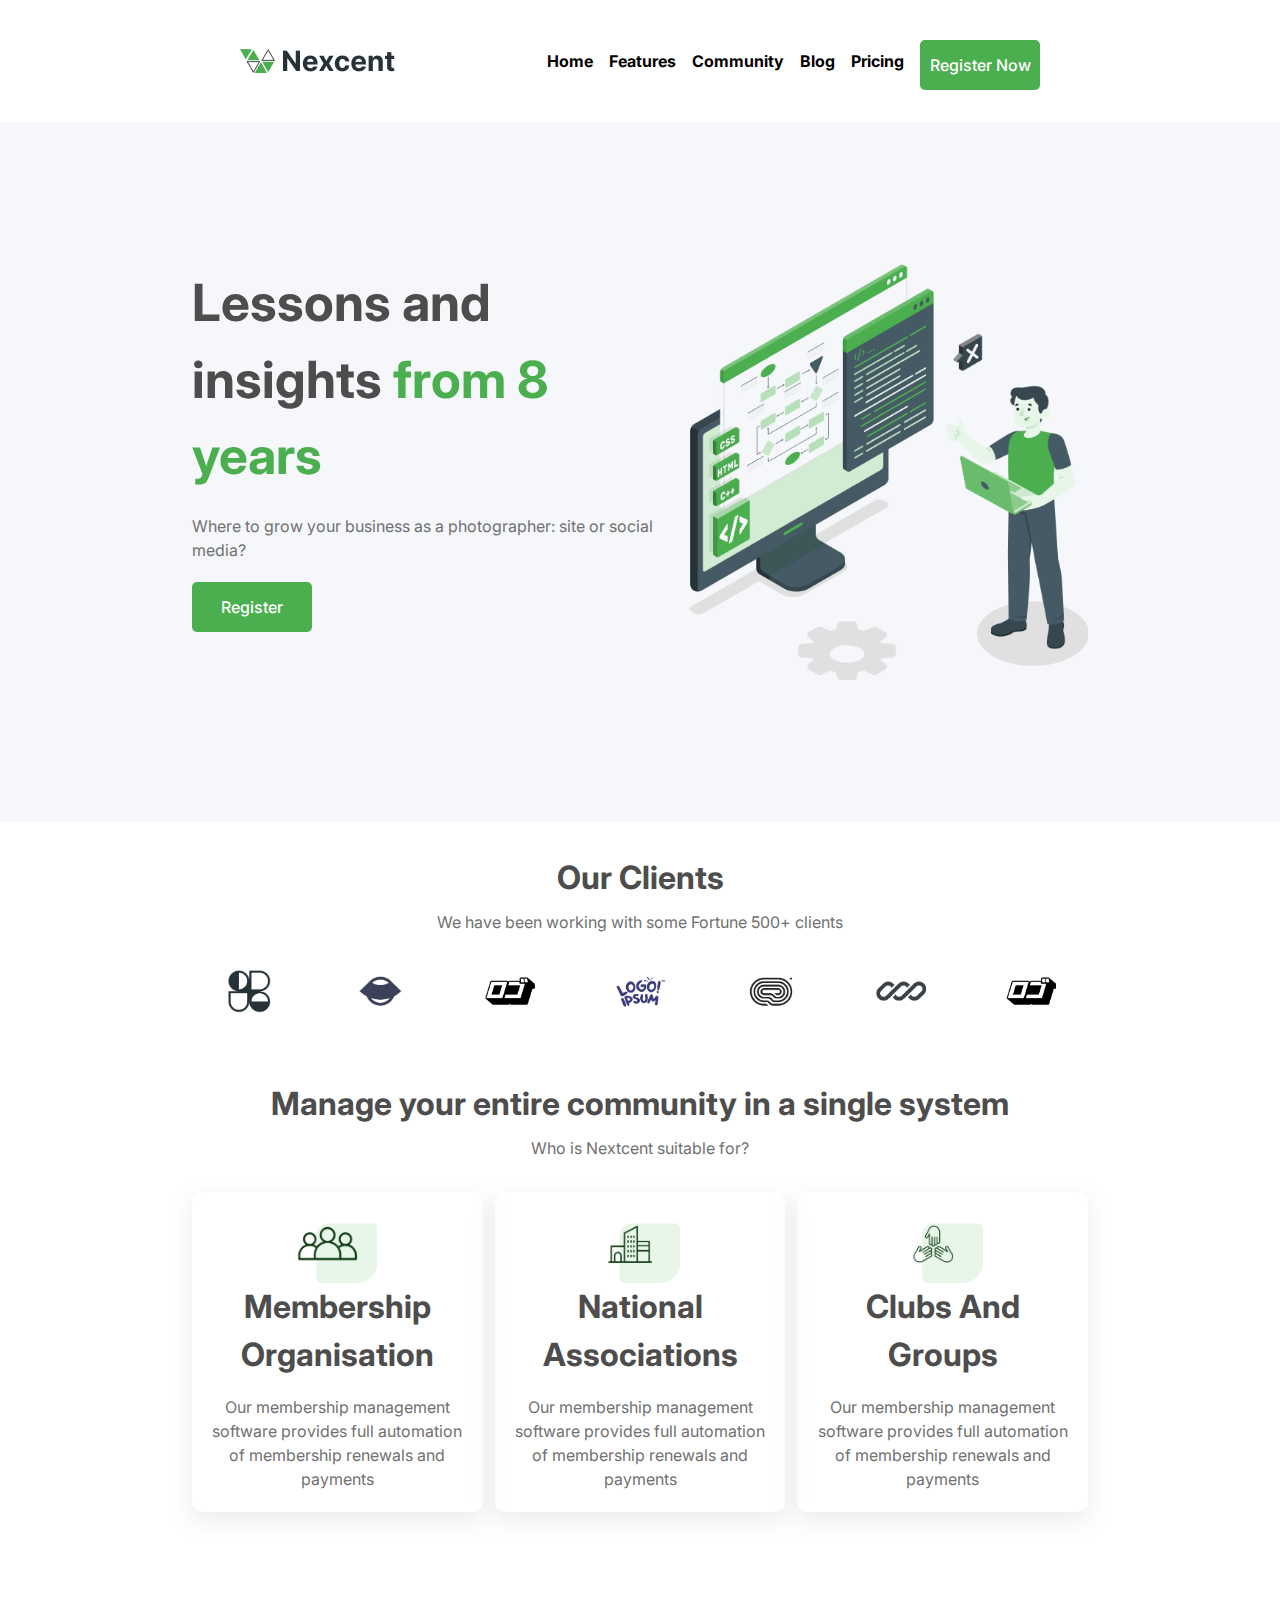
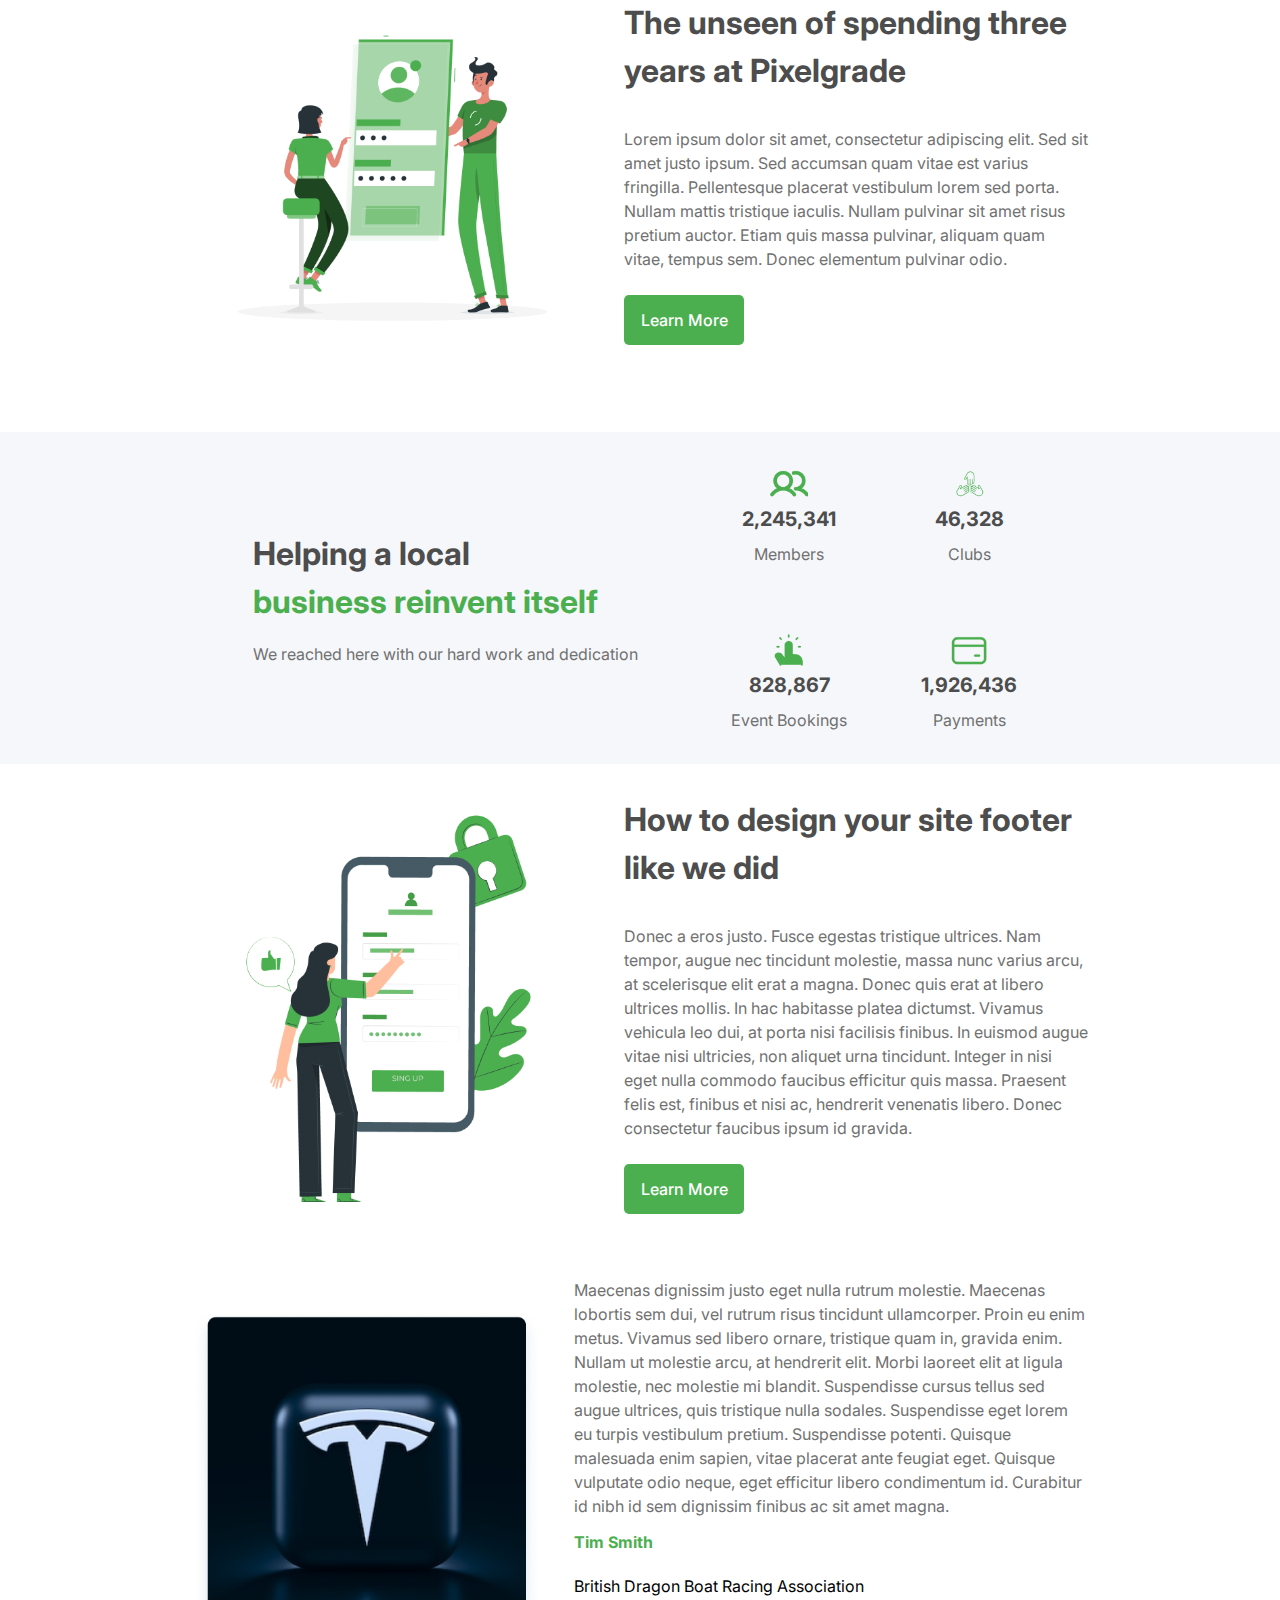
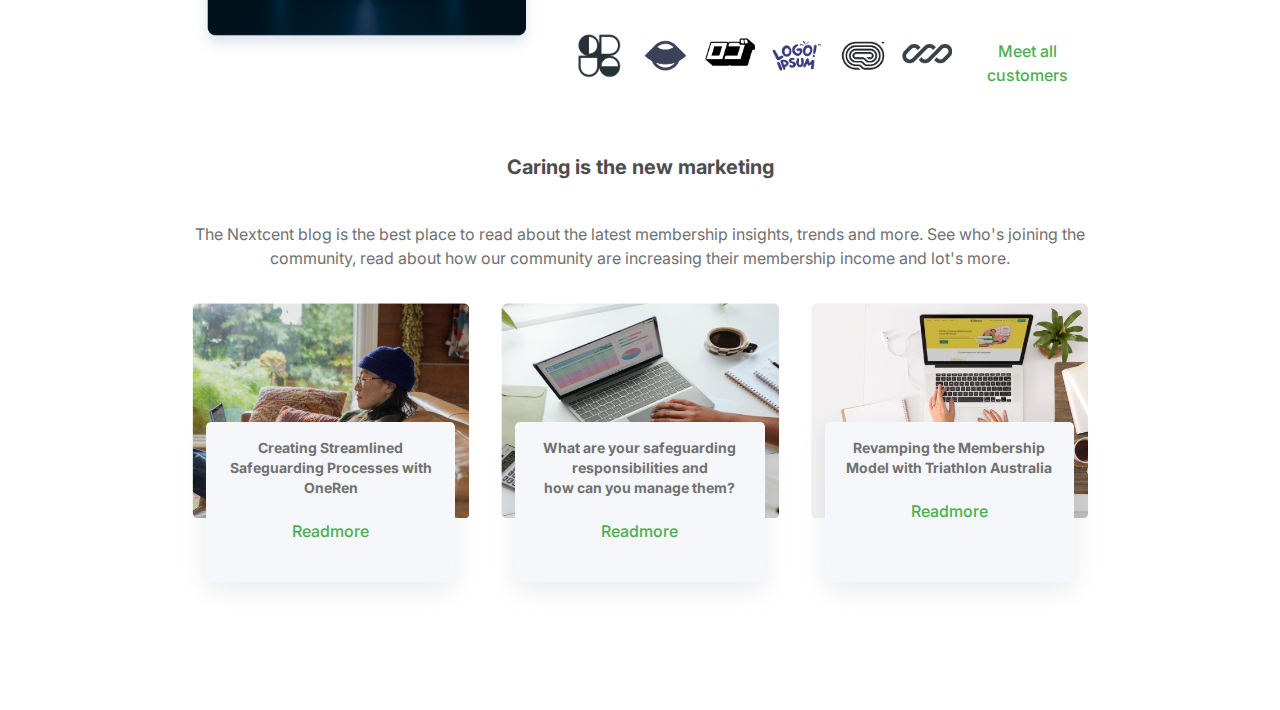
<file: index.html>
<!DOCTYPE html>
<html lang="en">
<head>
    <meta charset="UTF-8">
    <meta name="viewport" content="width=device-width, initial-scale=1.0">
    <link rel="stylesheet" href="output.css">
    <link rel="stylesheet" href="styles.css">
    <title>Tailwind Test</title>
</head>
<body>
    <header class="flex flex-col lg:flex-row lg:justify-between lg:items-center xl:pl-[15rem] xl:pr-[15rem]">
        <div class="flex flex-row justify-between items-center">
        <div><img src="images/Logo.png"></div>
        <div class="lg:invisible"><img class="nav-bar w-[30px]" onclick="showNav()" src="images/icons/nav-icon.png"></div>
    </div>
        <div id="nav-page" class="nav-page hidden flex flex-col items-center justify-center mt-12 lg:mt-0 lg:block">
            <ul class="text-center flex flex-col gap-4 font-bold lg:flex-row lg:items-center lg:justify-center">
                <li>Home</li>
                <li>Features</li>
                <li>Community</li>
                <li>Blog</li>
                <li>Pricing</li>
                <button>Register Now</button>
            </ul>
        </div>
    </header>
    <main>

        

    <section class="intro-page flex flex-col items-center justify-center lg:h-[700px]  lg:flex-row lg:justify-evenly lg:h-[560px]  xl:pl-[12rem] xl:pr-[12rem]">
        <div class="text-center lg:text-left flex flex-col items-center lg:items-start gap-3">
            <h1>Lessons and insights <span>from 8 years</span></h1>
        <p>Where to grow your business as a photographer: site or social media?</p>
        <button class="mb-12">Register</button>
    </div>
        <div>
            <img class="w-[400px] lg:w-[650px]" src="images/illustration/Illustration1.png">
        </div>
    </section>

    <section class="flex flex-col gap-8  xl:pl-[12rem] xl:pr-[12rem]">
        <div class="text-center">
            <h2>Our Clients</h2>
            <p>We have been working with some Fortune 500+ clients</p>
        </div>
        <div class="flex items-center flex-col gap-12 md:flex-row lg:justify-center md:justify-around lg:justify-evenly">
                <img class="w-[50px]" src="images/clients/Logo.png">
                <img class="w-[50px]" src="images/clients/Logo (1).png">
                <img class="w-[50px]" src="images/clients/Logo (2).png">
                <img class="w-[50px]" src="images/clients/Logo (3).png">
                <img class="w-[50px]" src="images/clients/Logo (4).png">
                <img class="w-[50px]" src="images/clients/Logo (5).png">
                <img class="w-[50px]" src="images/clients/Logo (6).png">

        </div>
    </section>

    <section class="flex flex-col gap-8  xl:pl-[12rem] xl:pr-[12rem]">
        <div class="text-center"><h2>Manage your entire community in a single system</h2>
        <p>Who is Nextcent suitable for?</p></div>
        <div class="manage-page text-center gap-6 md:gap-3 items-center justify-center flex flex-col md:flex-row ">
            <div class="manage-box flex items-center justify-center flex-col">
                <img class="w-[80px]" src="images/icons/lg-icon/people.png">
                <h3>Membership Organisation</h3>
                <p>Our membership management software 
                    provides full automation of membership 
                    renewals and payments</p>
            </div>
            <div class="manage-box flex items-center justify-center flex-col">
                <img class="w-[80px]" src="images/icons/lg-icon/building.png">
                <h3>National<br>Associations</h3>
                <p>Our membership management software provides 
                    full automation of membership renewals and 
                    payments</p>
            </div>
            <div class="manage-box flex items-center justify-center flex-col">
                <img class="w-[80px]" src="images/icons/lg-icon/hand.png">
                <h3>Clubs And<br>Groups</h3>
                <p>Our membership management software 
                    provides full automation of membership 
                    renewals and payments</p>
            </div>
        </div>
    </section>

    <section class="flex flex-col justify-center items-center gap-8 lg:flex-row  xl:pl-[12rem] xl:pr-[12rem]"> 
        <div><img class="lg:min-w-[400px]" src="images/illustration/rafiki.png"></div>
        <div class="text-center flex flex-col gap-4 items-center justify-center lg:text-left lg:items-start">
            <h3>The unseen of spending three years at Pixelgrade</h3>
            <p>Lorem ipsum dolor sit amet, 
                consectetur adipiscing elit. 
                Sed sit amet justo ipsum. Sed accumsan 
                quam vitae est varius fringilla. 
                Pellentesque placerat vestibulum 
                lorem sed porta. Nullam mattis 
                tristique iaculis. Nullam pulvinar 
                sit amet risus pretium auctor. 
                Etiam quis massa pulvinar, 
                aliquam quam vitae, tempus sem. 
                Donec elementum pulvinar odio.</p>
            <button>Learn More</button>
        </div>
    </section>

    <section class="intro-page flex flex-col gap-8 text-center justify-between items-center lg:flex-row lg:text-left lg:justify-evenly  xl:pl-[12rem] xl:pr-[12rem]">
        <div><h3>Helping a local <br><span>business reinvent itself</span></h3>
        <p>We reached here with our hard work and dedication</p></div>
        <div class="manage-page grid grid-rows-4 md:grid-cols-2 md:grid-rows-2 md:text-center md:gap-16">
            <div class="flex flex-col justify-center items-center ">
              <div><img class="w-[40px]" src="images/icons/sm-icons/people.png"></div>
                <div>
                    <h4>2,245,341</h4>
                    <p>Members</p>
                </div>
            </div>
            <div class="flex flex-col justify-center items-center">
                <div><img class="w-[40px]" src="images/icons/sm-icons/hand.png"></div>
                <div>
                    <h4>46,328</h4>
                    <p>Clubs</p>
                </div>
            </div>
            <div class="flex flex-col justify-center items-center">
                <div><img class="w-[40px]" src="images/icons/sm-icons/vector.png"></div>
                <div>
                    <h4>828,867</h4>
                    <p>Event Bookings</p>
                </div>
            </div>
            <div class="flex flex-col justify-center items-center">
                <div><img class="w-[40px]" src="images/icons/sm-icons/pay.png"></div>
                <div>
                    <h4>1,926,436</h4>
                    <p>Payments</p>
                </div>
            </div>
        </div>
    </section>

    <section class="flex flex-col gap-8 text-center md:items-center md:justify-center lg:flex-row xl:pl-[12rem] xl:pr-[12rem]">
        <div><img class="lg:min-w-[400px]" src="images/illustration/pana.png"></div>
        <div class="text-center flex flex-col justify-center items-center gap-4 lg:items-start lg:text-left">
            <h3>How to design your site footer like we did</h3>
            <p>Donec a eros justo. Fusce egestas tristique ultrices. 
                Nam tempor, augue nec tincidunt molestie, massa 
                nunc varius arcu, at scelerisque elit erat a magna. 
                Donec quis erat at libero ultrices mollis. 
                In hac habitasse platea dictumst. 
                Vivamus vehicula leo dui, at porta nisi facilisis 
                finibus. In euismod augue vitae nisi ultricies, 
                non aliquet urna tincidunt. Integer in nisi eget 
                nulla commodo faucibus efficitur quis massa. 
                Praesent felis est, finibus et nisi ac, 
                hendrerit venenatis libero. Donec consectetur faucibus ipsum id gravida.</p>
            <button>Learn More</button>
        </div>
    </section>

    <section class="flex flex-col items-center gap-8 text-center lg:flex-row lg:justify-around  xl:pl-[12rem] xl:pr-[12rem]">
        <div><img class="lg:min-w-[350px]" src="images/image 9.png"></div>
        <div>
            <div class="flex items-center flex-col gap-3 pb-8 lg:items-start lg:text-left">
            <p>Maecenas dignissim justo eget nulla rutrum molestie. Maecenas lobortis sem dui, vel rutrum risus tincidunt ullamcorper. 
                Proin eu enim metus. Vivamus sed libero ornare, tristique quam in, gravida enim. Nullam ut molestie arcu, at hendrerit 
                elit. Morbi laoreet elit at ligula molestie, nec molestie mi blandit. Suspendisse cursus tellus sed augue ultrices,
                 quis tristique nulla sodales. Suspendisse eget lorem eu turpis vestibulum pretium. Suspendisse potenti. 
                 Quisque malesuada enim sapien, vitae placerat ante feugiat eget. Quisque vulputate odio neque, eget efficitur 
                 libero condimentum id. Curabitur id nibh id sem dignissim finibus ac sit amet magna.</p>
            <h5>Tim Smith</h5>
            <h6>British Dragon Boat Racing Association</h6>
            </div>
           <div class="flex items-center flex-col gap-3 md:flex-row md:items-start md:justify-between">
            <img class="w-[50px]" src="images/clients/Logo.png" alt="">
            <img class="w-[50px]" src="images/clients/Logo (1).png" alt="">
            <img class="w-[50px]" src="images/clients/Logo (2).png" alt="">
            <img class="w-[50px]" src="images/clients/Logo (3).png" alt="">
            <img class="w-[50px]" src="images/clients/Logo (4).png" alt="">
            <img class="w-[50px]" src="images/clients/Logo (5).png" alt="">
            <button class="btn-cust">Meet all customers</button>
           </div> 
        </div>
        </section>

        <section class="flex flex-col gap-8 text-center  xl:pl-[12rem] xl:pr-[12rem]">
            <h4>Caring is the new marketing</h4>
            <p>The Nextcent blog is the best place to read about the latest membership insights, trends and more. See who's joining the community, read about how our community are increasing their membership income and lot's more.​</p>
            <div class="md:flex md:flex-col lg:flex-row gap-8 justify-center items-center">
                <div class="flex flex-col justify-center items-center flex-1">
                    <div><img src="images/illustration/image 18.png"></div>
                    <div class="para-box ">
                        <p class="font-bold text-sm">
                            Creating Streamlined Safeguarding Processes with<br> OneRen
                        </p>
                        <button class="btn-cust">Readmore</button>
                    </div>
                </div>
                <div class="flex flex-col justify-center items-center flex-1">
                    <img src="images/illustration/image 19.png">
                    <div class="para-box">
                        <p class="font-bold text-sm">
                            What are your safeguarding responsibilities and<br> how can you manage them?
                        </p>
                        <button class="btn-cust">Readmore</button>
                    </div>
                </div>
                <div  class="flex flex-col justify-center items-center flex-1">
                    <img src="images/illustration/image 20.png">
                    <div class="para-box">
                        <p class="font-bold text-sm">
                            Revamping the Membership Model with Triathlon Australia
                        </p>
                        <button class="btn-cust">Readmore</button>
                    </div>
                </div>
            </div>
        </section>
</main>
<script src="script.js" rel="script"></script>
</body>
</html>
</file>
<file: styles.css>
@import url('https://fonts.googleapis.com/css2?family=Inter:wght@100..900&display=swap');

:root{
    /*Neutral*/
    --black: #263238;
    --d_grey: #4D4D4D;
    --grey: #717171;
    --l_grey: #89939E;
    --grey_blue: #ABBED1;
    --silver: #F5F7FA;
    --white: #FFFFFF;


    --p_green: #4caf4f;
    --s_black: #263238;
    --info: #2194F3;

    /*Comor Shade*/

    --shade1: #43A046;
    --shade2: #388E3B;
    --shade3: #237D31;
    --shade4: #1B5E1F;
    --shade5: #103E13;

    /*Color Tint*/
    --tint1: #66BB69;
    --tint2: #81C784;
    --tint3: #A5D6A7;
    --tint4: #C8E6C9;
    --tint5: #E8F5E9;

    /*Action*/
    --warning: #FBC02D;
    --error: #E53835;
    --success: #2E7D31;

    /*Font*/
    --inter: 'Inter', sans-serif;
}
*{
    margin: 0;
    padding: 0;
    box-sizing: border-box;
}

body{
    font-family: var(--inter);
    margin-top: 2rem;
}

.intro-page{
    background-color: var(--silver);
    margin-top: 2rem;
}

header{
    padding-left: 2rem;
    padding-right: 2rem;
}

section{
    padding: 2rem;

}

h1,h2,h3,h4,h5{
    color: var(--d_grey);
    font-weight: bolder;
    margin-bottom: 0.5rem;
}
h1{
    font-size: clamp(1.5rem,4vw,4rem);
    line-height: clamp(2rem,4vw+1rem,6rem);
}

span{
    color: var(--p_green);
}

p{
    color: var(--grey);
    font-size: clamp(0.1rem,4vw+1rem,1.1rem);
}

button {
    background-color: var(--p_green);
    color: var(--white);
    border: none;
    width: 120px;
    height: 50px;
    font-size: 16px;
    font-weight: 500;
    border-radius: 5px;
    gap: 0.3rem;
    cursor: pointer;
    margin-top: 0.5rem;
}

button:hover{
    background-color: var(--shade1);
}

h2{
    font-size: clamp(1.5rem,3vw,2rem);
}

h3{
    font-size: clamp(1.5rem,3vw,2rem);
    margin-bottom: 1rem;
}

h4{
    font-size: 20px;
}

.btn-cust{
    background-color: transparent;
    color: var(--p_green);
   
}

.btn-cust:hover{
    background-color: transparent;
}

h5{
    color: var(--p_green);
}


.manage-box{
    width: 300px;
    min-height: 320px;
    max-height: 420px;
    padding: 1rem;
    border-radius: 10px;
    box-shadow: rgba(149, 157, 165, 0.2) 0px 8px 24px;
}

.para-box{
    border-radius: 5px;
    position: relative;
    padding: 1rem;
    bottom: 6rem;
    background-color: var(--silver);
    width: 90%;
    height: 160px;
    box-shadow: rgba(149, 157, 165, 0.2) 0px 8px 24px;

}

.nav-bar{
    cursor: pointer;
}

li{
    cursor: pointer;
}

li:hover{
    background-color: var(--p_green);
    color: white;
}
</file>
<file: output.css>
/*
! tailwindcss v3.4.3 | MIT License | https://tailwindcss.com
*/

/*
1. Prevent padding and border from affecting element width. (https://github.com/mozdevs/cssremedy/issues/4)
2. Allow adding a border to an element by just adding a border-width. (https://github.com/tailwindcss/tailwindcss/pull/116)
*/

*,
::before,
::after {
  box-sizing: border-box;
  /* 1 */
  border-width: 0;
  /* 2 */
  border-style: solid;
  /* 2 */
  border-color: #e5e7eb;
  /* 2 */
}

::before,
::after {
  --tw-content: '';
}

/*
1. Use a consistent sensible line-height in all browsers.
2. Prevent adjustments of font size after orientation changes in iOS.
3. Use a more readable tab size.
4. Use the user's configured `sans` font-family by default.
5. Use the user's configured `sans` font-feature-settings by default.
6. Use the user's configured `sans` font-variation-settings by default.
7. Disable tap highlights on iOS
*/

html,
:host {
  line-height: 1.5;
  /* 1 */
  -webkit-text-size-adjust: 100%;
  /* 2 */
  -moz-tab-size: 4;
  /* 3 */
  -o-tab-size: 4;
     tab-size: 4;
  /* 3 */
  font-family: ui-sans-serif, system-ui, sans-serif, "Apple Color Emoji", "Segoe UI Emoji", "Segoe UI Symbol", "Noto Color Emoji";
  /* 4 */
  font-feature-settings: normal;
  /* 5 */
  font-variation-settings: normal;
  /* 6 */
  -webkit-tap-highlight-color: transparent;
  /* 7 */
}

/*
1. Remove the margin in all browsers.
2. Inherit line-height from `html` so users can set them as a class directly on the `html` element.
*/

body {
  margin: 0;
  /* 1 */
  line-height: inherit;
  /* 2 */
}

/*
1. Add the correct height in Firefox.
2. Correct the inheritance of border color in Firefox. (https://bugzilla.mozilla.org/show_bug.cgi?id=190655)
3. Ensure horizontal rules are visible by default.
*/

hr {
  height: 0;
  /* 1 */
  color: inherit;
  /* 2 */
  border-top-width: 1px;
  /* 3 */
}

/*
Add the correct text decoration in Chrome, Edge, and Safari.
*/

abbr:where([title]) {
  -webkit-text-decoration: underline dotted;
          text-decoration: underline dotted;
}

/*
Remove the default font size and weight for headings.
*/

h1,
h2,
h3,
h4,
h5,
h6 {
  font-size: inherit;
  font-weight: inherit;
}

/*
Reset links to optimize for opt-in styling instead of opt-out.
*/

a {
  color: inherit;
  text-decoration: inherit;
}

/*
Add the correct font weight in Edge and Safari.
*/

b,
strong {
  font-weight: bolder;
}

/*
1. Use the user's configured `mono` font-family by default.
2. Use the user's configured `mono` font-feature-settings by default.
3. Use the user's configured `mono` font-variation-settings by default.
4. Correct the odd `em` font sizing in all browsers.
*/

code,
kbd,
samp,
pre {
  font-family: ui-monospace, SFMono-Regular, Menlo, Monaco, Consolas, "Liberation Mono", "Courier New", monospace;
  /* 1 */
  font-feature-settings: normal;
  /* 2 */
  font-variation-settings: normal;
  /* 3 */
  font-size: 1em;
  /* 4 */
}

/*
Add the correct font size in all browsers.
*/

small {
  font-size: 80%;
}

/*
Prevent `sub` and `sup` elements from affecting the line height in all browsers.
*/

sub,
sup {
  font-size: 75%;
  line-height: 0;
  position: relative;
  vertical-align: baseline;
}

sub {
  bottom: -0.25em;
}

sup {
  top: -0.5em;
}

/*
1. Remove text indentation from table contents in Chrome and Safari. (https://bugs.chromium.org/p/chromium/issues/detail?id=999088, https://bugs.webkit.org/show_bug.cgi?id=201297)
2. Correct table border color inheritance in all Chrome and Safari. (https://bugs.chromium.org/p/chromium/issues/detail?id=935729, https://bugs.webkit.org/show_bug.cgi?id=195016)
3. Remove gaps between table borders by default.
*/

table {
  text-indent: 0;
  /* 1 */
  border-color: inherit;
  /* 2 */
  border-collapse: collapse;
  /* 3 */
}

/*
1. Change the font styles in all browsers.
2. Remove the margin in Firefox and Safari.
3. Remove default padding in all browsers.
*/

button,
input,
optgroup,
select,
textarea {
  font-family: inherit;
  /* 1 */
  font-feature-settings: inherit;
  /* 1 */
  font-variation-settings: inherit;
  /* 1 */
  font-size: 100%;
  /* 1 */
  font-weight: inherit;
  /* 1 */
  line-height: inherit;
  /* 1 */
  letter-spacing: inherit;
  /* 1 */
  color: inherit;
  /* 1 */
  margin: 0;
  /* 2 */
  padding: 0;
  /* 3 */
}

/*
Remove the inheritance of text transform in Edge and Firefox.
*/

button,
select {
  text-transform: none;
}

/*
1. Correct the inability to style clickable types in iOS and Safari.
2. Remove default button styles.
*/

button,
input:where([type='button']),
input:where([type='reset']),
input:where([type='submit']) {
  -webkit-appearance: button;
  /* 1 */
  background-color: transparent;
  /* 2 */
  background-image: none;
  /* 2 */
}

/*
Use the modern Firefox focus style for all focusable elements.
*/

:-moz-focusring {
  outline: auto;
}

/*
Remove the additional `:invalid` styles in Firefox. (https://github.com/mozilla/gecko-dev/blob/2f9eacd9d3d995c937b4251a5557d95d494c9be1/layout/style/res/forms.css#L728-L737)
*/

:-moz-ui-invalid {
  box-shadow: none;
}

/*
Add the correct vertical alignment in Chrome and Firefox.
*/

progress {
  vertical-align: baseline;
}

/*
Correct the cursor style of increment and decrement buttons in Safari.
*/

::-webkit-inner-spin-button,
::-webkit-outer-spin-button {
  height: auto;
}

/*
1. Correct the odd appearance in Chrome and Safari.
2. Correct the outline style in Safari.
*/

[type='search'] {
  -webkit-appearance: textfield;
  /* 1 */
  outline-offset: -2px;
  /* 2 */
}

/*
Remove the inner padding in Chrome and Safari on macOS.
*/

::-webkit-search-decoration {
  -webkit-appearance: none;
}

/*
1. Correct the inability to style clickable types in iOS and Safari.
2. Change font properties to `inherit` in Safari.
*/

::-webkit-file-upload-button {
  -webkit-appearance: button;
  /* 1 */
  font: inherit;
  /* 2 */
}

/*
Add the correct display in Chrome and Safari.
*/

summary {
  display: list-item;
}

/*
Removes the default spacing and border for appropriate elements.
*/

blockquote,
dl,
dd,
h1,
h2,
h3,
h4,
h5,
h6,
hr,
figure,
p,
pre {
  margin: 0;
}

fieldset {
  margin: 0;
  padding: 0;
}

legend {
  padding: 0;
}

ol,
ul,
menu {
  list-style: none;
  margin: 0;
  padding: 0;
}

/*
Reset default styling for dialogs.
*/

dialog {
  padding: 0;
}

/*
Prevent resizing textareas horizontally by default.
*/

textarea {
  resize: vertical;
}

/*
1. Reset the default placeholder opacity in Firefox. (https://github.com/tailwindlabs/tailwindcss/issues/3300)
2. Set the default placeholder color to the user's configured gray 400 color.
*/

input::-moz-placeholder, textarea::-moz-placeholder {
  opacity: 1;
  /* 1 */
  color: #9ca3af;
  /* 2 */
}

input::placeholder,
textarea::placeholder {
  opacity: 1;
  /* 1 */
  color: #9ca3af;
  /* 2 */
}

/*
Set the default cursor for buttons.
*/

button,
[role="button"] {
  cursor: pointer;
}

/*
Make sure disabled buttons don't get the pointer cursor.
*/

:disabled {
  cursor: default;
}

/*
1. Make replaced elements `display: block` by default. (https://github.com/mozdevs/cssremedy/issues/14)
2. Add `vertical-align: middle` to align replaced elements more sensibly by default. (https://github.com/jensimmons/cssremedy/issues/14#issuecomment-634934210)
   This can trigger a poorly considered lint error in some tools but is included by design.
*/

img,
svg,
video,
canvas,
audio,
iframe,
embed,
object {
  display: block;
  /* 1 */
  vertical-align: middle;
  /* 2 */
}

/*
Constrain images and videos to the parent width and preserve their intrinsic aspect ratio. (https://github.com/mozdevs/cssremedy/issues/14)
*/

img,
video {
  max-width: 100%;
  height: auto;
}

/* Make elements with the HTML hidden attribute stay hidden by default */

[hidden] {
  display: none;
}

*, ::before, ::after {
  --tw-border-spacing-x: 0;
  --tw-border-spacing-y: 0;
  --tw-translate-x: 0;
  --tw-translate-y: 0;
  --tw-rotate: 0;
  --tw-skew-x: 0;
  --tw-skew-y: 0;
  --tw-scale-x: 1;
  --tw-scale-y: 1;
  --tw-pan-x:  ;
  --tw-pan-y:  ;
  --tw-pinch-zoom:  ;
  --tw-scroll-snap-strictness: proximity;
  --tw-gradient-from-position:  ;
  --tw-gradient-via-position:  ;
  --tw-gradient-to-position:  ;
  --tw-ordinal:  ;
  --tw-slashed-zero:  ;
  --tw-numeric-figure:  ;
  --tw-numeric-spacing:  ;
  --tw-numeric-fraction:  ;
  --tw-ring-inset:  ;
  --tw-ring-offset-width: 0px;
  --tw-ring-offset-color: #fff;
  --tw-ring-color: rgb(59 130 246 / 0.5);
  --tw-ring-offset-shadow: 0 0 #0000;
  --tw-ring-shadow: 0 0 #0000;
  --tw-shadow: 0 0 #0000;
  --tw-shadow-colored: 0 0 #0000;
  --tw-blur:  ;
  --tw-brightness:  ;
  --tw-contrast:  ;
  --tw-grayscale:  ;
  --tw-hue-rotate:  ;
  --tw-invert:  ;
  --tw-saturate:  ;
  --tw-sepia:  ;
  --tw-drop-shadow:  ;
  --tw-backdrop-blur:  ;
  --tw-backdrop-brightness:  ;
  --tw-backdrop-contrast:  ;
  --tw-backdrop-grayscale:  ;
  --tw-backdrop-hue-rotate:  ;
  --tw-backdrop-invert:  ;
  --tw-backdrop-opacity:  ;
  --tw-backdrop-saturate:  ;
  --tw-backdrop-sepia:  ;
  --tw-contain-size:  ;
  --tw-contain-layout:  ;
  --tw-contain-paint:  ;
  --tw-contain-style:  ;
}

::backdrop {
  --tw-border-spacing-x: 0;
  --tw-border-spacing-y: 0;
  --tw-translate-x: 0;
  --tw-translate-y: 0;
  --tw-rotate: 0;
  --tw-skew-x: 0;
  --tw-skew-y: 0;
  --tw-scale-x: 1;
  --tw-scale-y: 1;
  --tw-pan-x:  ;
  --tw-pan-y:  ;
  --tw-pinch-zoom:  ;
  --tw-scroll-snap-strictness: proximity;
  --tw-gradient-from-position:  ;
  --tw-gradient-via-position:  ;
  --tw-gradient-to-position:  ;
  --tw-ordinal:  ;
  --tw-slashed-zero:  ;
  --tw-numeric-figure:  ;
  --tw-numeric-spacing:  ;
  --tw-numeric-fraction:  ;
  --tw-ring-inset:  ;
  --tw-ring-offset-width: 0px;
  --tw-ring-offset-color: #fff;
  --tw-ring-color: rgb(59 130 246 / 0.5);
  --tw-ring-offset-shadow: 0 0 #0000;
  --tw-ring-shadow: 0 0 #0000;
  --tw-shadow: 0 0 #0000;
  --tw-shadow-colored: 0 0 #0000;
  --tw-blur:  ;
  --tw-brightness:  ;
  --tw-contrast:  ;
  --tw-grayscale:  ;
  --tw-hue-rotate:  ;
  --tw-invert:  ;
  --tw-saturate:  ;
  --tw-sepia:  ;
  --tw-drop-shadow:  ;
  --tw-backdrop-blur:  ;
  --tw-backdrop-brightness:  ;
  --tw-backdrop-contrast:  ;
  --tw-backdrop-grayscale:  ;
  --tw-backdrop-hue-rotate:  ;
  --tw-backdrop-invert:  ;
  --tw-backdrop-opacity:  ;
  --tw-backdrop-saturate:  ;
  --tw-backdrop-sepia:  ;
  --tw-contain-size:  ;
  --tw-contain-layout:  ;
  --tw-contain-paint:  ;
  --tw-contain-style:  ;
}

.mb-12 {
  margin-bottom: 3rem;
}

.mt-12 {
  margin-top: 3rem;
}

.flex {
  display: flex;
}

.grid {
  display: grid;
}

.hidden {
  display: none;
}

.w-\[30px\] {
  width: 30px;
}

.w-\[400px\] {
  width: 400px;
}

.w-\[40px\] {
  width: 40px;
}

.w-\[50px\] {
  width: 50px;
}

.w-\[80px\] {
  width: 80px;
}

.flex-1 {
  flex: 1 1 0%;
}

.grow {
  flex-grow: 1;
}

.grid-rows-4 {
  grid-template-rows: repeat(4, minmax(0, 1fr));
}

.flex-row {
  flex-direction: row;
}

.flex-col {
  flex-direction: column;
}

.items-center {
  align-items: center;
}

.justify-center {
  justify-content: center;
}

.justify-between {
  justify-content: space-between;
}

.gap-12 {
  gap: 3rem;
}

.gap-3 {
  gap: 0.75rem;
}

.gap-4 {
  gap: 1rem;
}

.gap-6 {
  gap: 1.5rem;
}

.gap-8 {
  gap: 2rem;
}

.pb-8 {
  padding-bottom: 2rem;
}

.text-center {
  text-align: center;
}

.text-sm {
  font-size: 0.875rem;
  line-height: 1.25rem;
}

.font-bold {
  font-weight: 700;
}

@media (min-width: 768px) {
  .md\:flex {
    display: flex;
  }

  .md\:grid-cols-2 {
    grid-template-columns: repeat(2, minmax(0, 1fr));
  }

  .md\:grid-rows-2 {
    grid-template-rows: repeat(2, minmax(0, 1fr));
  }

  .md\:flex-row {
    flex-direction: row;
  }

  .md\:flex-col {
    flex-direction: column;
  }

  .md\:items-start {
    align-items: flex-start;
  }

  .md\:items-center {
    align-items: center;
  }

  .md\:justify-center {
    justify-content: center;
  }

  .md\:justify-between {
    justify-content: space-between;
  }

  .md\:justify-around {
    justify-content: space-around;
  }

  .md\:gap-16 {
    gap: 4rem;
  }

  .md\:gap-3 {
    gap: 0.75rem;
  }

  .md\:text-center {
    text-align: center;
  }
}

@media (min-width: 1024px) {
  .lg\:invisible {
    visibility: hidden;
  }

  .lg\:mt-0 {
    margin-top: 0px;
  }

  .lg\:block {
    display: block;
  }

  .lg\:h-\[560px\] {
    height: 560px;
  }

  .lg\:h-\[700px\] {
    height: 700px;
  }

  .lg\:w-\[650px\] {
    width: 650px;
  }

  .lg\:min-w-\[350px\] {
    min-width: 350px;
  }

  .lg\:min-w-\[400px\] {
    min-width: 400px;
  }

  .lg\:flex-row {
    flex-direction: row;
  }

  .lg\:items-start {
    align-items: flex-start;
  }

  .lg\:items-center {
    align-items: center;
  }

  .lg\:justify-center {
    justify-content: center;
  }

  .lg\:justify-between {
    justify-content: space-between;
  }

  .lg\:justify-around {
    justify-content: space-around;
  }

  .lg\:justify-evenly {
    justify-content: space-evenly;
  }

  .lg\:text-left {
    text-align: left;
  }
}

@media (min-width: 1280px) {
  .xl\:pl-\[12rem\] {
    padding-left: 12rem;
  }

  .xl\:pl-\[15rem\] {
    padding-left: 15rem;
  }

  .xl\:pr-\[12rem\] {
    padding-right: 12rem;
  }

  .xl\:pr-\[15rem\] {
    padding-right: 15rem;
  }
}
</file>
